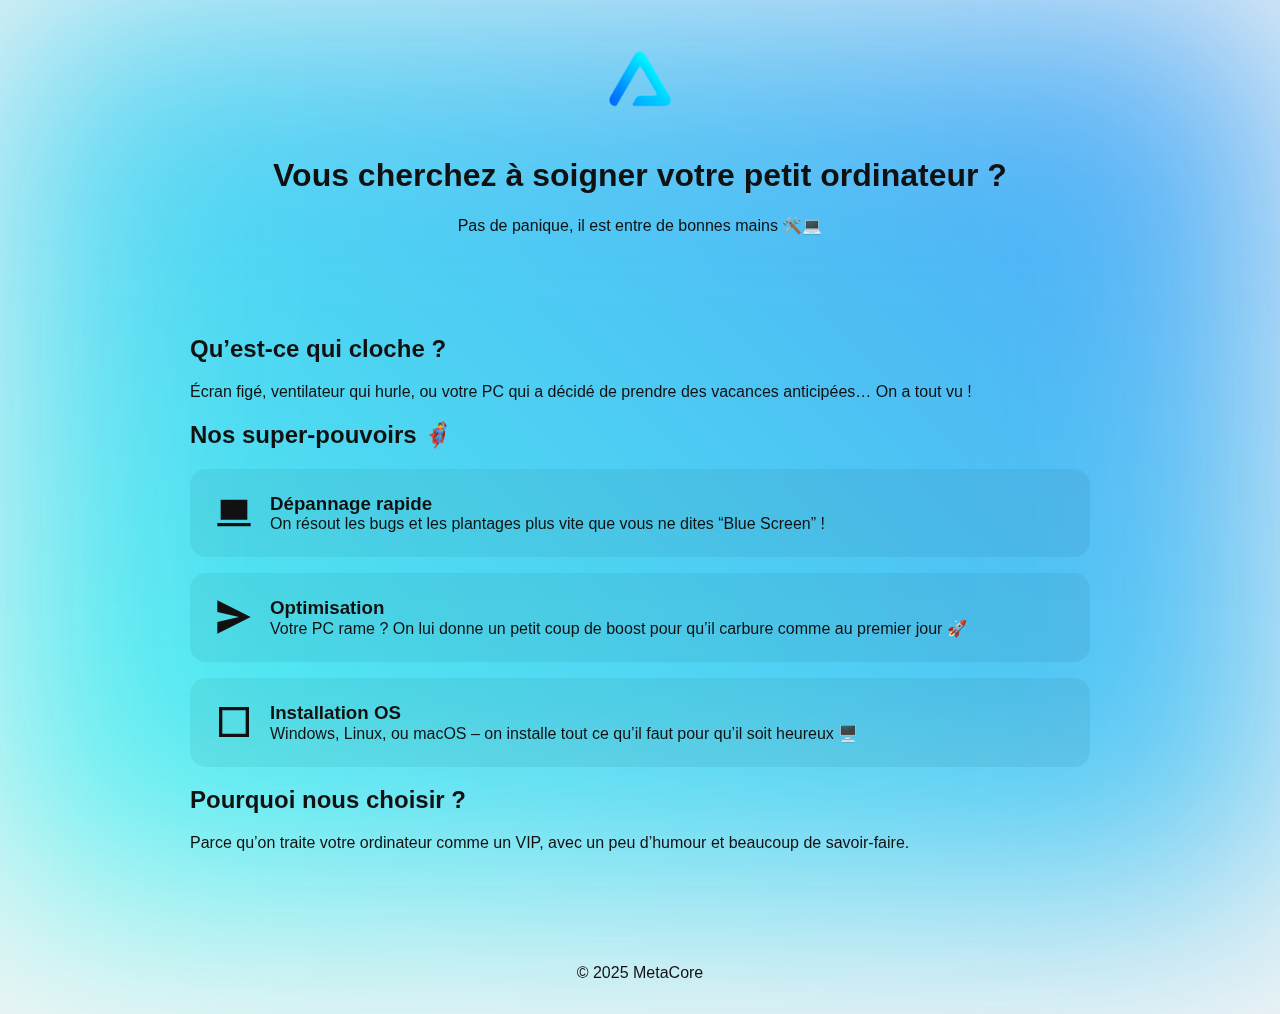
<file: depannage.html>
<!DOCTYPE html>
<html lang="fr">
<head>
<meta charset="UTF-8">
<meta name="viewport" content="width=device-width, initial-scale=1.0">
<title>MetaCore - Dépannage</title>
<link rel="icon" href="iconetriangle.ico" type="image/x-icon">

<style>
  :root {
    --bg-color: #111;
    --text-color: #fff;
    --card-bg: rgba(255,255,255,0.05);
    --icon-color: #fff;
    --btn-primary: #ff4d4d;
    --btn-secondary: #4d79ff;
  }
  @media (prefers-color-scheme: light) {
    :root {
      --bg-color: #f5f5f5;
      --text-color: #111;
      --card-bg: rgba(0,0,0,0.05);
      --icon-color: #111;
      --btn-primary: #ff4d4d;
      --btn-secondary: #4d79ff;
    }
  }

  body { margin:0; font-family: 'Segoe UI', sans-serif; background: var(--bg-color); color: var(--text-color); overflow-x: hidden; }
  .background { position: fixed; inset: 0; z-index: -1; background: linear-gradient(45deg, #ff4d4d, #4dffef, #4d4dff, #ff4dff); background-size: 600% 600%; filter: blur(120px); animation: moveBG 60s linear infinite; }
  @keyframes moveBG { 0%{background-position:0% 50%}50%{background-position:100% 50%}100%{background-position:0% 50%} }

  header { padding: 2rem; text-align: center; position: relative; transition: opacity 0.5s ease, transform 0.5s ease; }
  header img.logo { width: 100px; transition: width 0.3s ease; }

  #stickyHeader { position: fixed; top:-100px; left:0; right:0; background: rgba(0,0,0,0.6); backdrop-filter: blur(8px); display:flex; align-items:center; justify-content: space-between; padding:0.5rem 2rem; transition: top 0.3s ease, opacity 0.3s ease; z-index: 100; opacity:0; }
  #stickyHeader img { width:50px; transition: width 0.3s ease; }
  .btn { padding: 8px; border-radius: 50%; font-weight: bold; text-decoration:none; color:white; position:relative; cursor:pointer; display:flex; align-items:center; justify-content:center; background: transparent; border:none; font-size:1.2rem; transition: transform 0.2s; }
  .btn:hover { transform: scale(1.2); }

  main { max-width: 900px; margin:auto; padding:2rem; }
  .card { display:flex; align-items:center; gap:1rem; background: var(--card-bg); backdrop-filter: blur(10px); padding:1.5rem; border-radius:1rem; margin:1rem 0; position: relative; overflow:hidden; cursor:pointer; text-decoration:none; color:var(--text-color); }
  .card::before { content: ''; position:absolute; top:var(--y,50%); left:var(--x,50%); width:200%; height:200%; background: radial-gradient(circle 100px at center, rgba(77,255,255,0.15), transparent 80%); transform: translate(-50%, -50%); transition: top 0.1s, left 0.1s, opacity 0.3s; pointer-events:none; opacity:0; }
  .card:hover::before { opacity:1; }
  .card:hover { transform: translateY(-5px); box-shadow:0 15px 30px rgba(0,255,255,0.2); }
  .card h3, .card p { margin:0; }
  .card svg { width:40px; height:40px; fill: var(--icon-color); flex-shrink:0; }

  footer { margin-top:2rem; padding:2rem 0; color: var(--text-color); text-align:center; }
  footer a { color: var(--icon-color); text-decoration:none; transition: transform 0.2s ease; }
  footer a:hover { transform: scale(1.2); }

  @media(max-width:600px){ 
    #stickyHeader { flex-direction: row; } 
    .card { flex-direction: column; text-align: center; } 
  }
</style>
</head>
<body>

<div class="background"></div>

<header id="mainHeader">
  <img src="LogoTriangle.png" alt="Logo MetaCore" class="logo">
  <div class="header-title">
    <h1>Vous cherchez à soigner votre petit ordinateur ?</h1>
    <p>Pas de panique, il est entre de bonnes mains 🛠️💻</p>
  </div>
</header>

<div id="stickyHeader">
  <img src="LogoTriangle.png" alt="Logo MetaCore">
  <div style="display:flex; align-items:center; gap:10px;">
    <a href="index.html" class="btn">🏠</a>
    <button class="btn" onclick="window.scrollTo({top:document.body.scrollHeight, behavior:'smooth'});">💰</button>
  </div>
</div>

<main>
  <section>
    <h2>Qu’est-ce qui cloche ?</h2>
    <p>Écran figé, ventilateur qui hurle, ou votre PC qui a décidé de prendre des vacances anticipées… On a tout vu !</p>
  </section>

  <section>
    <h2>Nos super-pouvoirs 🦸‍♂️</h2>
    <div class="card">
      <svg xmlns="http://www.w3.org/2000/svg" viewBox="0 0 24 24"><path d="M4 4h16v12H4z"/><path d="M2 18h20v2H2z"/></svg>
      <div>
        <h3>Dépannage rapide</h3>
        <p>On résout les bugs et les plantages plus vite que vous ne dites “Blue Screen” !</p>
      </div>
    </div>
    <div class="card">
      <svg xmlns="http://www.w3.org/2000/svg" viewBox="0 0 24 24"><path d="M2 22l20-10L2 2v7l13 3-13 3v7z"/></svg>
      <div>
        <h3>Optimisation</h3>
        <p>Votre PC rame ? On lui donne un petit coup de boost pour qu’il carbure comme au premier jour 🚀</p>
      </div>
    </div>
    <div class="card">
      <svg xmlns="http://www.w3.org/2000/svg" viewBox="0 0 24 24"><path d="M3 3h18v18H3V3zm2 2v14h14V5H5z"/></svg>
      <div>
        <h3>Installation OS</h3>
        <p>Windows, Linux, ou macOS – on installe tout ce qu’il faut pour qu’il soit heureux 🖥️</p>
      </div>
    </div>
  </section>

  <section>
    <h2>Pourquoi nous choisir ?</h2>
    <p>Parce qu’on traite votre ordinateur comme un VIP, avec un peu d’humour et beaucoup de savoir-faire.</p>
  </section>
</main>

<footer>
  <div>© 2025 MetaCore</div>
</footer>

<script>
  const sticky = document.getElementById('stickyHeader');
  const mainHeader = document.getElementById('mainHeader');

  window.addEventListener('scroll', () => {
    let scroll = window.scrollY;
    if(scroll > 150){
      sticky.style.top = '0';
      sticky.style.opacity = '1';
    } else {
      sticky.style.top = '-100px';
      sticky.style.opacity = '0';
    }

    if(scroll < 150){
      mainHeader.style.opacity = 1 - scroll/150;
      mainHeader.style.transform = `translateY(-${scroll/3}px)`;
    } else {
      mainHeader.style.opacity = 0;
      mainHeader.style.transform = 'translateY(-50px)';
    }
  });

  document.querySelectorAll('.card').forEach(card => {
    card.addEventListener('mousemove', e => {
      const rect = card.getBoundingClientRect();
      card.style.setProperty('--x', (e.clientX - rect.left) + 'px');
      card.style.setProperty('--y', (e.clientY - rect.top) + 'px');
    });
    card.addEventListener('mouseleave', () => {
      card.style.setProperty('--x', '50%');
      card.style.setProperty('--y', '50%');
    });
  });
</script>

</body>
</html>
</file>
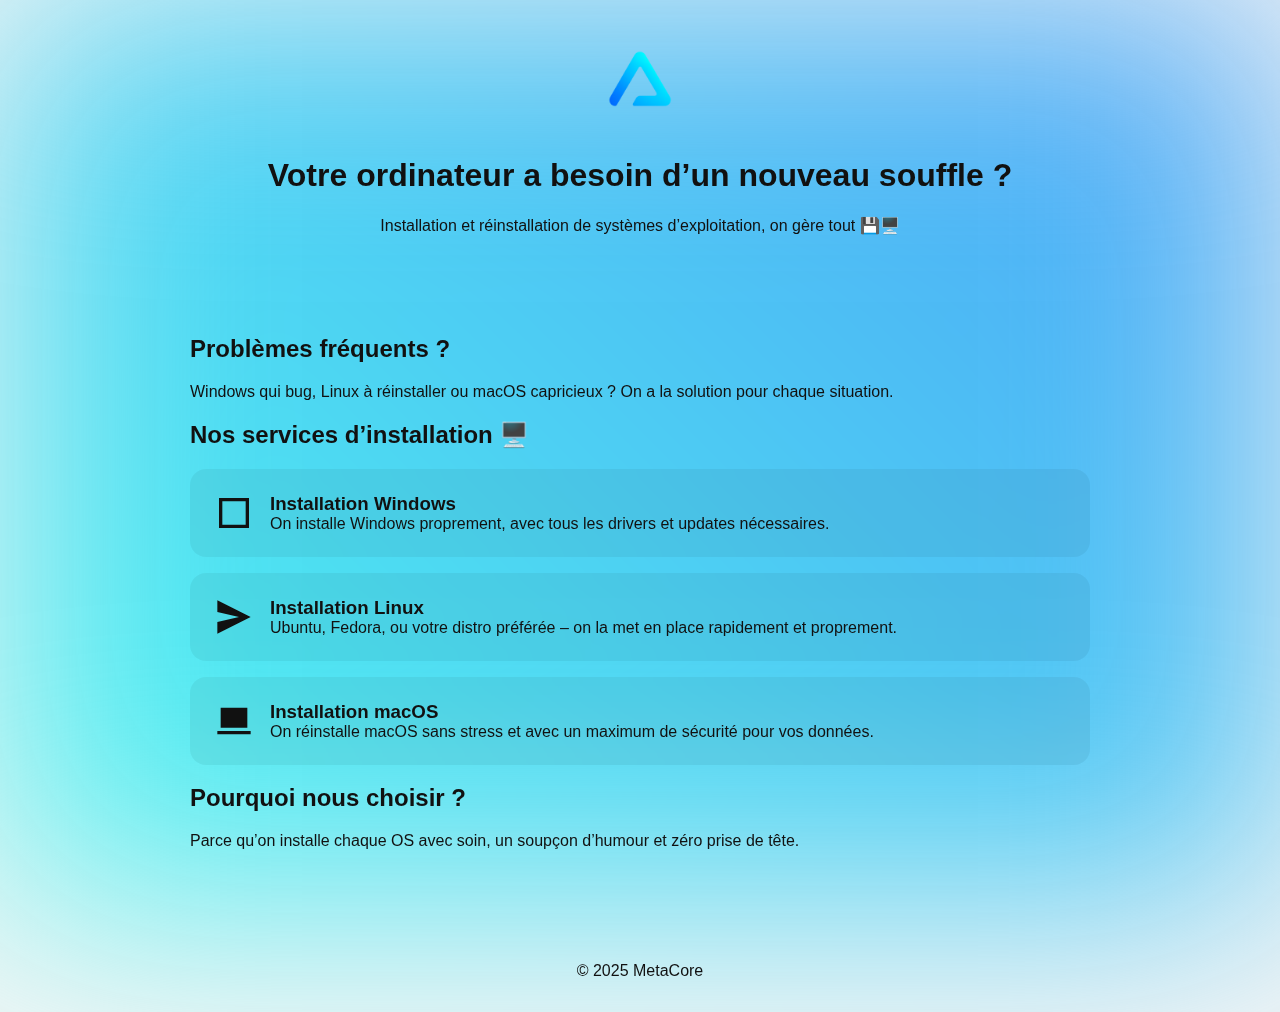
<file: installation-os.html>
<!DOCTYPE html>
<html lang="fr">
<head>
<meta charset="UTF-8">
<meta name="viewport" content="width=device-width, initial-scale=1.0">
<title>MetaCore - Installation OS</title>
<link rel="icon" href="iconetriangle.ico" type="image/x-icon">

<style>
  :root {
    --bg-color: #111;
    --text-color: #fff;
    --card-bg: rgba(255,255,255,0.05);
    --icon-color: #fff;
    --btn-primary: #ff4d4d;
    --btn-secondary: #4d79ff;
  }
  @media (prefers-color-scheme: light) {
    :root {
      --bg-color: #f5f5f5;
      --text-color: #111;
      --card-bg: rgba(0,0,0,0.05);
      --icon-color: #111;
      --btn-primary: #ff4d4d;
      --btn-secondary: #4d79ff;
    }
  }

  body { margin:0; font-family: 'Segoe UI', sans-serif; background: var(--bg-color); color: var(--text-color); overflow-x: hidden; }
  .background { position: fixed; inset: 0; z-index: -1; background: linear-gradient(45deg, #ff4d4d, #4dffef, #4d4dff, #ff4dff); background-size: 600% 600%; filter: blur(120px); animation: moveBG 60s linear infinite; }
  @keyframes moveBG { 0%{background-position:0% 50%}50%{background-position:100% 50%}100%{background-position:0% 50%} }

  header { padding: 2rem; text-align: center; position: relative; transition: opacity 0.5s ease, transform 0.5s ease; }
  header img.logo { width: 100px; transition: width 0.3s ease; }

  #stickyHeader { position: fixed; top:-100px; left:0; right:0; background: rgba(0,0,0,0.6); backdrop-filter: blur(8px); display:flex; align-items:center; justify-content: space-between; padding:0.5rem 2rem; transition: top 0.3s ease, opacity 0.3s ease; z-index: 100; opacity:0; }
  #stickyHeader img { width:50px; transition: width 0.3s ease; }
  .btn { padding: 8px; border-radius: 50%; font-weight: bold; text-decoration:none; color:white; position:relative; cursor:pointer; display:flex; align-items:center; justify-content:center; background: transparent; border:none; font-size:1.2rem; transition: transform 0.2s; }
  .btn:hover { transform: scale(1.2); }

  main { max-width: 900px; margin:auto; padding:2rem; }
  .card { display:flex; align-items:center; gap:1rem; background: var(--card-bg); backdrop-filter: blur(10px); padding:1.5rem; border-radius:1rem; margin:1rem 0; position: relative; overflow:hidden; cursor:pointer; text-decoration:none; color:var(--text-color); }
  .card::before { content: ''; position:absolute; top:var(--y,50%); left:var(--x,50%); width:200%; height:200%; background: radial-gradient(circle 100px at center, rgba(77,255,255,0.15), transparent 80%); transform: translate(-50%, -50%); transition: top 0.1s, left 0.1s, opacity 0.3s; pointer-events:none; opacity:0; }
  .card:hover::before { opacity:1; }
  .card:hover { transform: translateY(-5px); box-shadow:0 15px 30px rgba(0,255,255,0.2); }
  .card h3, .card p { margin:0; }
  .card svg { width:40px; height:40px; fill: var(--icon-color); flex-shrink:0; }

  footer { margin-top:2rem; padding:2rem 0; color: var(--text-color); text-align:center; }
  footer a { color: var(--icon-color); text-decoration:none; transition: transform 0.2s ease; }
  footer a:hover { transform: scale(1.2); }

  @media(max-width:600px){ 
    #stickyHeader { flex-direction: row; } 
    .card { flex-direction: column; text-align: center; } 
  }
</style>
</head>
<body>

<div class="background"></div>

<header id="mainHeader">
  <img src="LogoTriangle.png" alt="Logo MetaCore" class="logo">
  <div class="header-title">
    <h1>Votre ordinateur a besoin d’un nouveau souffle ?</h1>
    <p>Installation et réinstallation de systèmes d’exploitation, on gère tout 💾🖥️</p>
  </div>
</header>

<div id="stickyHeader">
  <img src="LogoTriangle.png" alt="Logo MetaCore">
  <div style="display:flex; align-items:center; gap:10px;">
    <a href="index.html" class="btn">🏠</a>
    <button class="btn" onclick="window.scrollTo({top:document.body.scrollHeight, behavior:'smooth'});">💰</button>
  </div>
</div>

<main>
  <section>
    <h2>Problèmes fréquents ?</h2>
    <p>Windows qui bug, Linux à réinstaller ou macOS capricieux ? On a la solution pour chaque situation.</p>
  </section>

  <section>
    <h2>Nos services d’installation 🖥️</h2>
    <div class="card">
      <svg xmlns="http://www.w3.org/2000/svg" viewBox="0 0 24 24"><path d="M3 3h18v18H3V3zm2 2v14h14V5H5z"/></svg>
      <div>
        <h3>Installation Windows</h3>
        <p>On installe Windows proprement, avec tous les drivers et updates nécessaires.</p>
      </div>
    </div>
    <div class="card">
      <svg xmlns="http://www.w3.org/2000/svg" viewBox="0 0 24 24"><path d="M2 22l20-10L2 2v7l13 3-13 3v7z"/></svg>
      <div>
        <h3>Installation Linux</h3>
        <p>Ubuntu, Fedora, ou votre distro préférée – on la met en place rapidement et proprement.</p>
      </div>
    </div>
    <div class="card">
      <svg xmlns="http://www.w3.org/2000/svg" viewBox="0 0 24 24"><path d="M4 4h16v12H4z"/><path d="M2 18h20v2H2z"/></svg>
      <div>
        <h3>Installation macOS</h3>
        <p>On réinstalle macOS sans stress et avec un maximum de sécurité pour vos données.</p>
      </div>
    </div>
  </section>

  <section>
    <h2>Pourquoi nous choisir ?</h2>
    <p>Parce qu’on installe chaque OS avec soin, un soupçon d’humour et zéro prise de tête.</p>
  </section>
</main>

<footer>
  <div>© 2025 MetaCore</div>
</footer>

<script>
  const sticky = document.getElementById('stickyHeader');
  const mainHeader = document.getElementById('mainHeader');

  window.addEventListener('scroll', () => {
    let scroll = window.scrollY;
    if(scroll > 150){
      sticky.style.top = '0';
      sticky.style.opacity = '1';
    } else {
      sticky.style.top = '-100px';
      sticky.style.opacity = '0';
    }

    if(scroll < 150){
      mainHeader.style.opacity = 1 - scroll/150;
      mainHeader.style.transform = `translateY(-${scroll/3}px)`;
    } else {
      mainHeader.style.opacity = 0;
      mainHeader.style.transform = 'translateY(-50px)';
    }
  });

  document.querySelectorAll('.card').forEach(card => {
    card.addEventListener('mousemove', e => {
      const rect = card.getBoundingClientRect();
      card.style.setProperty('--x', (e.clientX - rect.left) + 'px');
      card.style.setProperty('--y', (e.clientY - rect.top) + 'px');
    });
    card.addEventListener('mouseleave', () => {
      card.style.setProperty('--x', '50%');
      card.style.setProperty('--y', '50%');
    });
  });
</script>

</body>
</html>
</file>
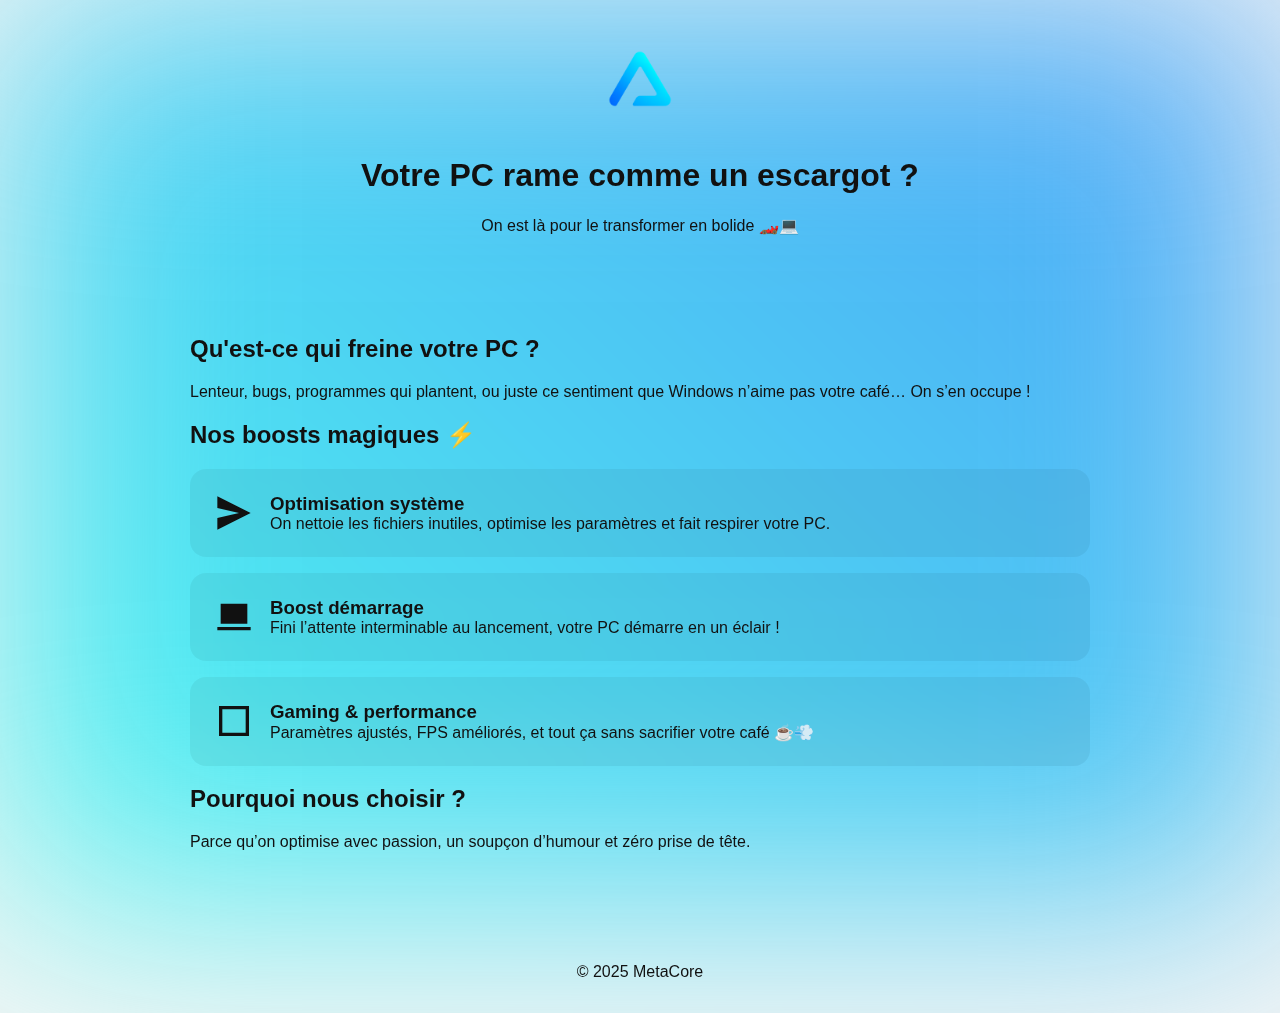
<file: optimisation.html>
<!DOCTYPE html>
<html lang="fr">
<head>
<meta charset="UTF-8">
<meta name="viewport" content="width=device-width, initial-scale=1.0">
<title>MetaCore - Optimisation</title>
<link rel="icon" href="iconetriangle.ico" type="image/x-icon">

<style>
  :root {
    --bg-color: #111;
    --text-color: #fff;
    --card-bg: rgba(255,255,255,0.05);
    --icon-color: #fff;
    --btn-primary: #ff4d4d;
    --btn-secondary: #4d79ff;
  }
  @media (prefers-color-scheme: light) {
    :root {
      --bg-color: #f5f5f5;
      --text-color: #111;
      --card-bg: rgba(0,0,0,0.05);
      --icon-color: #111;
      --btn-primary: #ff4d4d;
      --btn-secondary: #4d79ff;
    }
  }

  body { margin:0; font-family: 'Segoe UI', sans-serif; background: var(--bg-color); color: var(--text-color); overflow-x: hidden; }
  .background { position: fixed; inset: 0; z-index: -1; background: linear-gradient(45deg, #ff4d4d, #4dffef, #4d4dff, #ff4dff); background-size: 600% 600%; filter: blur(120px); animation: moveBG 60s linear infinite; }
  @keyframes moveBG { 0%{background-position:0% 50%}50%{background-position:100% 50%}100%{background-position:0% 50%} }

  header { padding: 2rem; text-align: center; position: relative; transition: opacity 0.5s ease, transform 0.5s ease; }
  header img.logo { width: 100px; transition: width 0.3s ease; }

  #stickyHeader { position: fixed; top:-100px; left:0; right:0; background: rgba(0,0,0,0.6); backdrop-filter: blur(8px); display:flex; align-items:center; justify-content: space-between; padding:0.5rem 2rem; transition: top 0.3s ease, opacity 0.3s ease; z-index: 100; opacity:0; }
  #stickyHeader img { width:50px; transition: width 0.3s ease; }
  .btn { padding: 8px; border-radius: 50%; font-weight: bold; text-decoration:none; color:white; position:relative; cursor:pointer; display:flex; align-items:center; justify-content:center; background: transparent; border:none; font-size:1.2rem; transition: transform 0.2s; }
  .btn:hover { transform: scale(1.2); }

  main { max-width: 900px; margin:auto; padding:2rem; }
  .card { display:flex; align-items:center; gap:1rem; background: var(--card-bg); backdrop-filter: blur(10px); padding:1.5rem; border-radius:1rem; margin:1rem 0; position: relative; overflow:hidden; cursor:pointer; text-decoration:none; color:var(--text-color); }
  .card::before { content: ''; position:absolute; top:var(--y,50%); left:var(--x,50%); width:200%; height:200%; background: radial-gradient(circle 100px at center, rgba(77,255,255,0.15), transparent 80%); transform: translate(-50%, -50%); transition: top 0.1s, left 0.1s, opacity 0.3s; pointer-events:none; opacity:0; }
  .card:hover::before { opacity:1; }
  .card:hover { transform: translateY(-5px); box-shadow:0 15px 30px rgba(0,255,255,0.2); }
  .card h3, .card p { margin:0; }
  .card svg { width:40px; height:40px; fill: var(--icon-color); flex-shrink:0; }

  footer { margin-top:2rem; padding:2rem 0; color: var(--text-color); text-align:center; }
  footer a { color: var(--icon-color); text-decoration:none; transition: transform 0.2s ease; }
  footer a:hover { transform: scale(1.2); }

  @media(max-width:600px){ 
    #stickyHeader { flex-direction: row; } 
    .card { flex-direction: column; text-align: center; } 
  }
</style>
</head>
<body>

<div class="background"></div>

<header id="mainHeader">
  <img src="LogoTriangle.png" alt="Logo MetaCore" class="logo">
  <div class="header-title">
    <h1>Votre PC rame comme un escargot ?</h1>
    <p>On est là pour le transformer en bolide 🏎️💻</p>
  </div>
</header>

<div id="stickyHeader">
  <img src="LogoTriangle.png" alt="Logo MetaCore">
  <div style="display:flex; align-items:center; gap:10px;">
    <a href="index.html" class="btn">🏠</a>
    <button class="btn" onclick="window.scrollTo({top:document.body.scrollHeight, behavior:'smooth'});">💰</button>
  </div>
</div>

<main>
  <section>
    <h2>Qu'est-ce qui freine votre PC ?</h2>
    <p>Lenteur, bugs, programmes qui plantent, ou juste ce sentiment que Windows n’aime pas votre café… On s’en occupe !</p>
  </section>

  <section>
    <h2>Nos boosts magiques ⚡</h2>
    <div class="card">
      <svg xmlns="http://www.w3.org/2000/svg" viewBox="0 0 24 24"><path d="M2 22l20-10L2 2v7l13 3-13 3v7z"/></svg>
      <div>
        <h3>Optimisation système</h3>
        <p>On nettoie les fichiers inutiles, optimise les paramètres et fait respirer votre PC.</p>
      </div>
    </div>
    <div class="card">
      <svg xmlns="http://www.w3.org/2000/svg" viewBox="0 0 24 24"><path d="M4 4h16v12H4z"/><path d="M2 18h20v2H2z"/></svg>
      <div>
        <h3>Boost démarrage</h3>
        <p>Fini l’attente interminable au lancement, votre PC démarre en un éclair !</p>
      </div>
    </div>
    <div class="card">
      <svg xmlns="http://www.w3.org/2000/svg" viewBox="0 0 24 24"><path d="M3 3h18v18H3V3zm2 2v14h14V5H5z"/></svg>
      <div>
        <h3>Gaming & performance</h3>
        <p>Paramètres ajustés, FPS améliorés, et tout ça sans sacrifier votre café ☕💨</p>
      </div>
    </div>
  </section>

  <section>
    <h2>Pourquoi nous choisir ?</h2>
    <p>Parce qu’on optimise avec passion, un soupçon d’humour et zéro prise de tête.</p>
  </section>
</main>

<footer>
  <div>© 2025 MetaCore</div>
</footer>

<script>
  const sticky = document.getElementById('stickyHeader');
  const mainHeader = document.getElementById('mainHeader');

  window.addEventListener('scroll', () => {
    let scroll = window.scrollY;
    if(scroll > 150){
      sticky.style.top = '0';
      sticky.style.opacity = '1';
    } else {
      sticky.style.top = '-100px';
      sticky.style.opacity = '0';
    }

    if(scroll < 150){
      mainHeader.style.opacity = 1 - scroll/150;
      mainHeader.style.transform = `translateY(-${scroll/3}px)`;
    } else {
      mainHeader.style.opacity = 0;
      mainHeader.style.transform = 'translateY(-50px)';
    }
  });

  document.querySelectorAll('.card').forEach(card => {
    card.addEventListener('mousemove', e => {
      const rect = card.getBoundingClientRect();
      card.style.setProperty('--x', (e.clientX - rect.left) + 'px');
      card.style.setProperty('--y', (e.clientY - rect.top) + 'px');
    });
    card.addEventListener('mouseleave', () => {
      card.style.setProperty('--x', '50%');
      card.style.setProperty('--y', '50%');
    });
  });
</script>

</body>
</html>
</file>
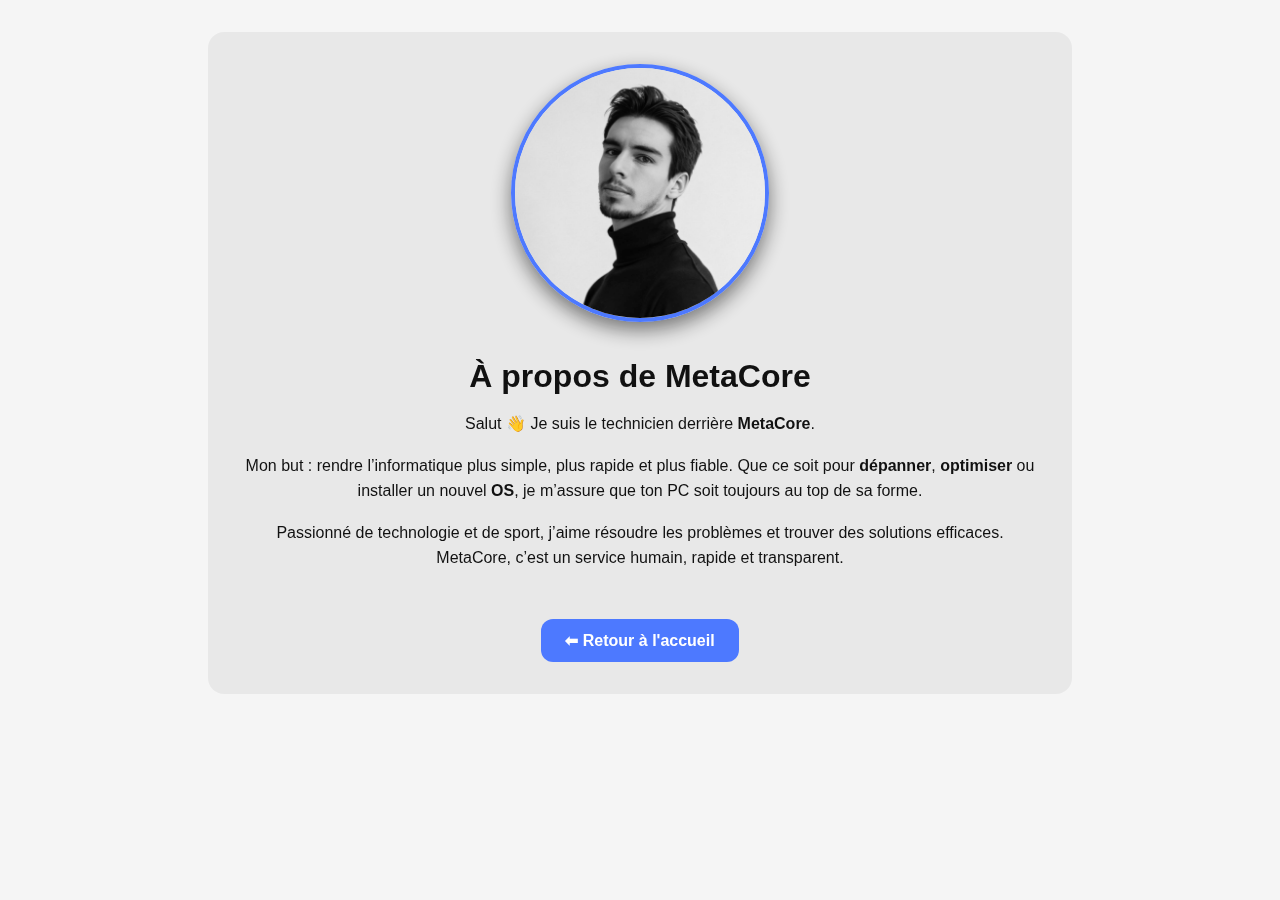
<file: presentation.html>
<!DOCTYPE html>
<html lang="fr">
<head>
  <meta charset="UTF-8">
  <meta name="viewport" content="width=device-width, initial-scale=1.0">
  <title>MetaCore - Présentation</title>
  <link rel="icon" href="iconetriangle.ico" type="image/x-icon">
  <style>
    :root {
      --bg-color: #111;
      --text-color: #fff;
      --card-bg: rgba(255,255,255,0.05);
    }
    @media (prefers-color-scheme: light) {
      :root {
        --bg-color: #f5f5f5;
        --text-color: #111;
        --card-bg: rgba(0,0,0,0.05);
      }
    }
    body {
      margin: 0;
      font-family: 'Segoe UI', sans-serif;
      background: var(--bg-color);
      color: var(--text-color);
      text-align: center;
      padding: 2rem;
    }
    .card {
      background: var(--card-bg);
      backdrop-filter: blur(10px);
      padding: 2rem;
      border-radius: 1rem;
      max-width: 800px;
      margin: auto;
    }
    h1 {
      margin: 1rem 0;
    }
    p {
      line-height: 1.6;
    }
    .btn {
      display: inline-block;
      margin-top: 2rem;
      padding: 12px 24px;
      border-radius: 12px;
      font-weight: bold;
      text-decoration: none;
      color: white;
      background: #4d79ff;
      cursor: pointer;
    }
    .profile-pic {
      width: 250px;
      height: 250px;
      border-radius: 50%;
      object-fit: cover;
      border: 4px solid #4d79ff;
      box-shadow: 0 8px 20px rgba(0,0,0,0.5);
      margin-bottom: 1rem;
    }
  </style>
</head>
<body>
  <div class="card">
    <!-- Photo de profil -->
    <img src="pdp.jpg" alt="Photo de profil" class="profile-pic">

    <h1>À propos de MetaCore</h1>
    <p>Salut 👋 Je suis le technicien derrière <strong>MetaCore</strong>.</p>
    <p>
      Mon but : rendre l’informatique plus simple, plus rapide et plus fiable.  
      Que ce soit pour <strong>dépanner</strong>, <strong>optimiser</strong> ou installer un nouvel <strong>OS</strong>, je m’assure que ton PC soit toujours au top de sa forme.
    </p>
    <p>
      Passionné de technologie et de sport, j’aime résoudre les problèmes et trouver des solutions efficaces.  
      MetaCore, c’est un service humain, rapide et transparent.
    </p>
    <a href="index.html" class="btn">⬅ Retour à l'accueil</a>
  </div>
</body>
</html>
</file>
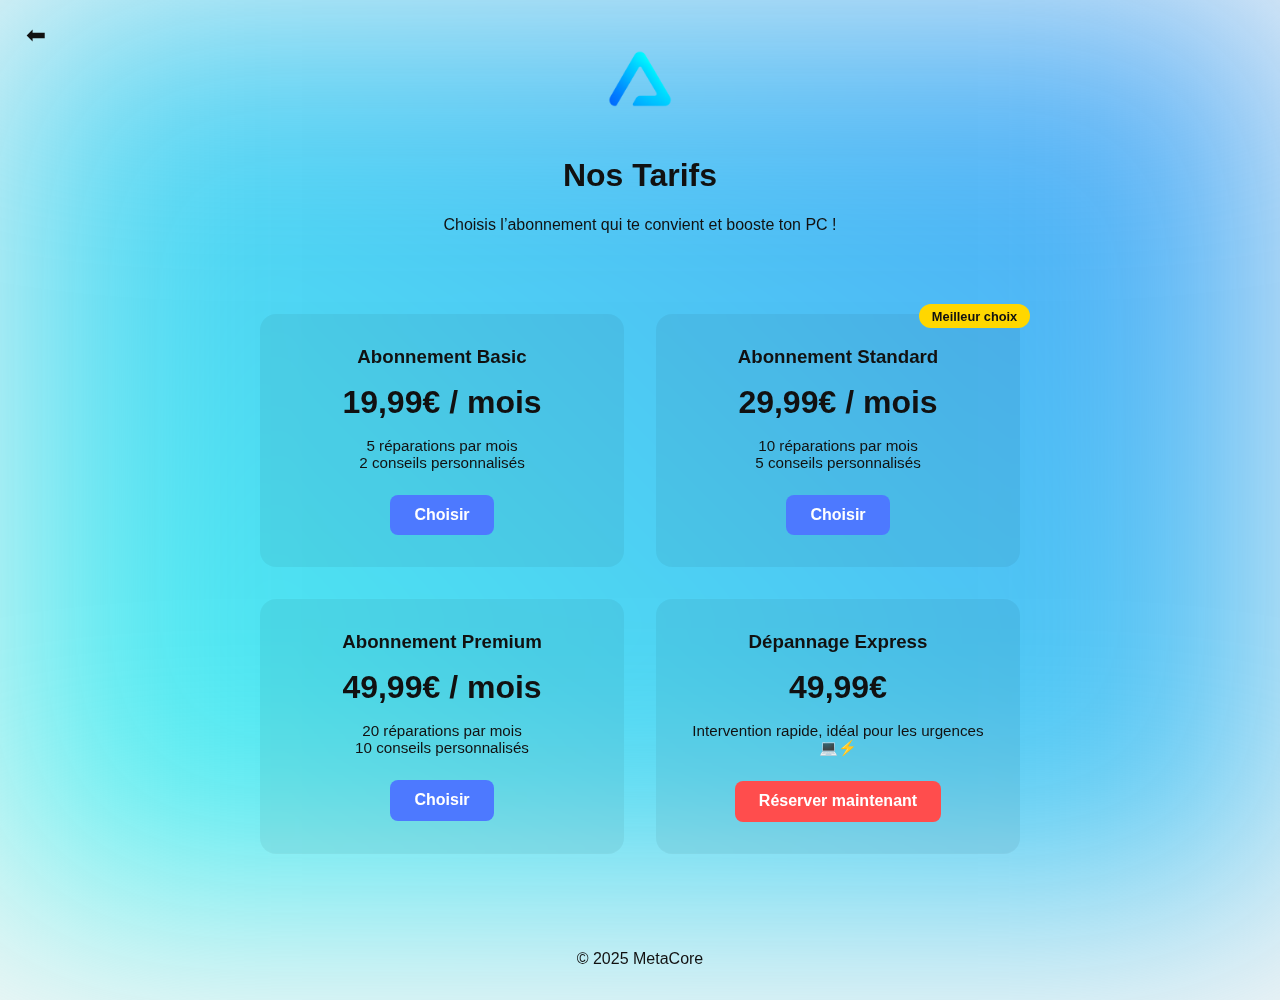
<file: tarifs.html>
<!DOCTYPE html>
<html lang="fr">
<head>
<meta charset="UTF-8">
<meta name="viewport" content="width=device-width, initial-scale=1.0">
<title>MetaCore - Tarifs</title>
<link rel="icon" href="iconetriangle.ico" type="image/x-icon">
<style>
:root {
  --bg-color: #111;
  --text-color: #fff;
  --card-bg: rgba(255,255,255,0.05);
  --icon-color: #fff;
  --btn-primary: #ff4d4d;
  --btn-secondary: #4d79ff;
}
@media (prefers-color-scheme: light) {
  :root {
    --bg-color: #f5f5f5;
    --text-color: #111;
    --card-bg: rgba(0,0,0,0.05);
    --icon-color: #111;
    --btn-primary: #ff4d4d;
    --btn-secondary: #4d79ff;
  }
}

body {
  margin:0;
  font-family: 'Segoe UI', sans-serif;
  background: var(--bg-color);
  color: var(--text-color);
  overflow-x: hidden;
  user-select: none;
}

input, textarea { user-select: text; }

.background {
  position: fixed; inset:0; z-index:-1;
  background: linear-gradient(45deg, #ff4d4d, #4dffef, #4d4dff, #ff4dff);
  background-size: 600% 600%;
  filter: blur(120px);
  animation: moveBG 60s linear infinite;
}
@keyframes moveBG { 0%{background-position:0% 50%}50%{background-position:100% 50%}100%{background-position:0% 50%} }

header {
  padding: 2rem;
  text-align: center;
  position: relative;
}
header img.logo { width: 100px; pointer-events:none; -webkit-user-drag:none; }

.back-btn {
  position: fixed;
  top:20px;
  left:20px;
  font-size:1.5rem;
  background: transparent;
  border:none;
  color: var(--text-color);
  cursor:pointer;
  transition: transform 0.2s;
}
.back-btn:hover { transform: scale(1.2); }

main {
  max-width: 1000px;
  margin: auto;
  padding: 2rem;
  display:flex;
  flex-wrap:wrap;
  gap:2rem;
  justify-content:center;
}

.card {
  background: var(--card-bg);
  backdrop-filter: blur(10px);
  border-radius: 1rem;
  padding: 2rem;
  flex: 1 1 250px;
  max-width: 300px;
  text-align: center;
  position: relative;
  cursor:pointer;
  transition: transform 0.2s, box-shadow 0.2s;
}
.card:hover {
  transform: translateY(-5px);
  box-shadow: 0 15px 30px rgba(0,255,255,0.2);
}

.card h3 { margin:0 0 1rem 0; }
.card p { margin:0.5rem 0; font-size:0.95rem; }

.best-choice {
  position: absolute;
  top: -10px;
  right: -10px;
  background: gold;
  color: #111;
  padding: 0.3rem 0.8rem;
  border-radius: 12px;
  font-weight: bold;
  font-size:0.8rem;
}

.price { font-size:2rem; font-weight:bold; margin:1rem 0; }
.btn {
  display:inline-block;
  padding: 0.7rem 1.5rem;
  border-radius: 8px;
  font-weight:bold;
  color:#fff;
  text-decoration:none;
  margin-top:1rem;
  transition: transform 0.2s;
}
.btn:hover { transform: scale(1.05); }
.btn-primary { background: var(--btn-secondary); }
.btn-red { background: var(--btn-primary); }

footer {
  margin-top:2rem;
  padding:2rem 0;
  color: var(--text-color);
  text-align:center;
}
</style>
</head>
<body>
<div class="background"></div>

<header>
  <img src="LogoTriangle.png" alt="Logo MetaCore" class="logo">
  <h1>Nos Tarifs</h1>
  <p>Choisis l’abonnement qui te convient et booste ton PC !</p>
</header>

<!-- Flèche retour -->
<button class="back-btn" onclick="history.back()">⬅</button>

<main>
  <!-- Abonnement 1 -->
  <div class="card">
    <h3>Abonnement Basic</h3>
    <div class="price">19,99€ / mois</div>
    <p>5 réparations par mois<br>2 conseils personnalisés</p>
    <a href="reservation.html" class="btn btn-primary">Choisir</a>
  </div>

  <!-- Abonnement 2 - Meilleur choix -->
  <div class="card">
    <div class="best-choice">Meilleur choix</div>
    <h3>Abonnement Standard</h3>
    <div class="price">29,99€ / mois</div>
    <p>10 réparations par mois<br>5 conseils personnalisés</p>
    <a href="reservation.html" class="btn btn-primary">Choisir</a>
  </div>

  <!-- Abonnement 3 -->
  <div class="card">
    <h3>Abonnement Premium</h3>
    <div class="price">49,99€ / mois</div>
    <p>20 réparations par mois<br>10 conseils personnalisés</p>
    <a href="reservation.html" class="btn btn-primary">Choisir</a>
  </div>

  <!-- Dépannage express -->
  <div class="card" style="flex-basis:100%;">
    <h3>Dépannage Express</h3>
    <div class="price">49,99€</div>
    <p>Intervention rapide, idéal pour les urgences 💻⚡</p>
    <a href="reservation.html" class="btn btn-red">Réserver maintenant</a>
  </div>
</main>

<footer>
  <div>© 2025 MetaCore</div>
</footer>

</body>
</html>
</file>
